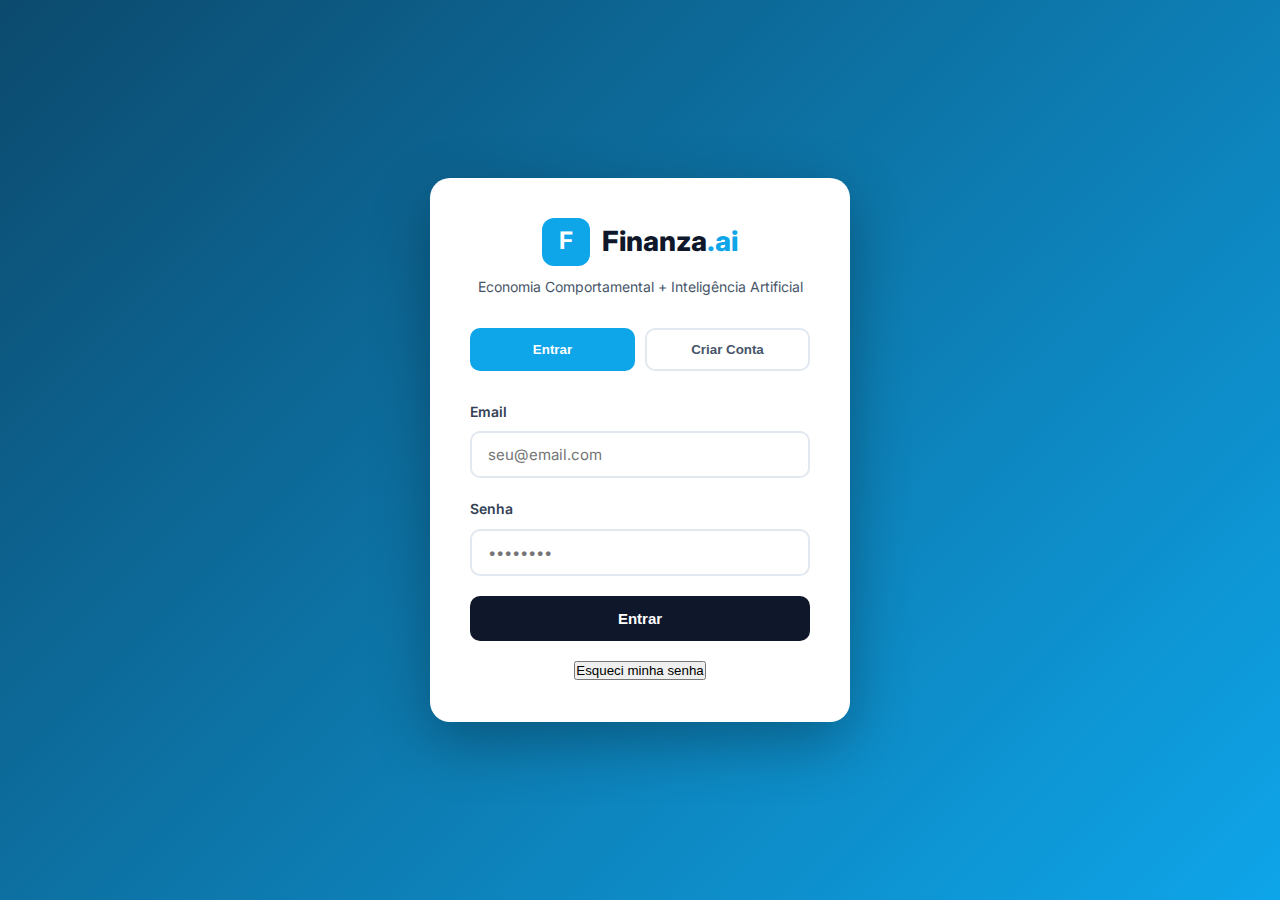
<file: templates/index.html>
<!DOCTYPE html>
<html lang="pt-BR">

<head>
    <meta charset="UTF-8">
    <meta name="viewport" content="width=device-width, initial-scale=1.0">
    <title>Finanza.ai - Gestão Financeira Inteligente</title>
    <link rel="stylesheet" href="/static/css/style.css">
    <link rel="preconnect" href="https://fonts.googleapis.com">
    <link rel="preconnect" href="https://fonts.gstatic.com" crossorigin>
    <link href="https://fonts.googleapis.com/css2?family=Inter:wght@400;500;600;700;800&display=swap" rel="stylesheet">
</head>

<body>
    <!-- Auth Screen (Login/Register) -->
    <div id="auth-screen" class="auth-container">
        <div class="auth-card">
            <div class="auth-header">
                <div class="logo-container">
                    <div class="logo-icon">F</div>
                    <h1 class="logo-text">Finanza<span class="logo-accent">.ai</span></h1>
                </div>
                <p class="auth-subtitle">Economia Comportamental + Inteligência Artificial</p>
            </div>

            <div class="auth-tabs">
                <button id="tab-login" class="tab-btn active" onclick="switchTab('login')">Entrar</button>
                <button id="tab-register" class="tab-btn" onclick="switchTab('register')">Criar Conta</button>
            </div>

            <!-- Login Form -->
            <form id="login-form" class="auth-form">
                <div class="form-group">
                    <label>Email</label>
                    <input type="email" id="login-email" required placeholder="seu@email.com">
                </div>
                <div class="form-group">
                    <label>Senha</label>
                    <input type="password" id="login-password" required placeholder="••••••••">
                </div>
                <button type="submit" class="btn-primary">Entrar</button>
                <div id="login-error" class="error-message"></div>
            </form>

            <!-- Register Form -->
            <form id="register-form" class="auth-form" style="display:none;">
                <div class="form-group">
                    <label>Email</label>
                    <input type="email" id="register-email" required placeholder="seu@email.com">
                </div>
                <div class="form-group">
                    <label>Senha</label>
                    <input type="password" id="register-password" required placeholder="••••••••">
                </div>
                <button type="submit" class="btn-primary">Criar Conta</button>
                <div id="register-error" class="error-message"></div>
            </form>

            <!-- Forgot Password Form -->
            <div id="forgot-form" class="auth-form" style="display:none;">
                <!-- Step 1: Request Code -->
                <div id="forgot-step-1">
                    <p style="color: var(--slate-400); font-size: 0.9rem; margin-bottom: 1rem;">
                        Digite seu email para receber um código de recuperação.
                    </p>
                    <div class="form-group">
                        <label>Email</label>
                        <input type="email" id="forgot-email" required placeholder="seu@email.com">
                    </div>
                    <button onclick="handleForgotRequest()" class="btn-primary">Enviar Código</button>
                </div>

                <!-- Step 2: Reset Password -->
                <div id="forgot-step-2" style="display:none;">
                    <p style="color: var(--slate-400); font-size: 0.9rem; margin-bottom: 1rem;">
                        Verifique seu email (ou console) e digite o código.
                    </p>
                    <div class="form-group">
                        <label>Código de Verificação</label>
                        <input type="text" id="forgot-code" required placeholder="123456">
                    </div>
                    <div class="form-group">
                        <label>Nova Senha</label>
                        <input type="password" id="forgot-new-password" required placeholder="••••••••">
                    </div>
                    <button onclick="handleResetSubmit()" class="btn-primary">Redefinir Senha</button>
                </div>

                <div id="forgot-error" class="error-message"></div>
                <button onclick="switchTab('login')" class="btn-text" style="margin-top: 1rem; width: 100%;">Voltar para
                    Login</button>
            </div>

            <div id="login-footer" style="margin-top: 1rem; text-align: center;">
                <button onclick="switchTab('forgot')" class="btn-text">Esqueci minha senha</button>
            </div>
        </div>
    </div>

    <!-- Main App Screen -->
    <div id="app-screen" style="display:none;">
        <!-- Header -->
        <header class="app-header">
            <div class="header-content">
                <div class="logo-container-sm">
                    <div class="logo-icon-sm">F</div>
                    <h1 class="logo-text-sm">Finanza<span class="logo-accent">.ai</span></h1>
                </div>
                <div class="header-actions">
                    <span id="user-email" class="user-email"></span>
                    <button onclick="logout()" class="btn-logout">Sair</button>
                </div>
            </div>
        </header>

        <!-- Navigation -->
        <nav class="main-nav">
            <button class="nav-btn active" onclick="showView('dashboard')" id="nav-dashboard">
                <svg class="nav-icon" fill="none" stroke="currentColor" viewBox="0 0 24 24">
                    <path stroke-linecap="round" stroke-linejoin="round" stroke-width="2"
                        d="M4 6a2 2 0 012-2h2a2 2 0 012 2v2a2 2 0 01-2 2H6a2 2 0 01-2-2V6zM14 6a2 2 0 012-2h2a2 2 0 012 2v2a2 2 0 01-2 2h-2a2 2 0 01-2-2V6zM4 16a2 2 0 012-2h2a2 2 0 012 2v2a2 2 0 01-2 2H6a2 2 0 01-2-2v-2zM14 16a2 2 0 012-2h2a2 2 0 012 2v2a2 2 0 01-2 2h-2a2 2 0 01-2-2v-2z" />
                </svg>
                Dashboard
            </button>
            <button class="nav-btn" onclick="showView('transactions')" id="nav-transactions">
                <svg class="nav-icon" fill="none" stroke="currentColor" viewBox="0 0 24 24">
                    <path stroke-linecap="round" stroke-linejoin="round" stroke-width="2" d="M12 4v16m8-8H4" />
                </svg>
                Nova Transação
            </button>
            <button class="nav-btn" onclick="showView('chat')" id="nav-chat">
                <svg class="nav-icon" fill="none" stroke="currentColor" viewBox="0 0 24 24">
                    <path stroke-linecap="round" stroke-linejoin="round" stroke-width="2"
                        d="M8 10h.01M12 10h.01M16 10h.01M9 16H5a2 2 0 01-2-2V6a2 2 0 012-2h14a2 2 0 012 2v8a2 2 0 01-2 2h-5l-5 5v-5z" />
                </svg>
                Consultor IA
            </button>
        </nav>

        <!-- Main Content -->
        <main class="main-content">
            <!-- Dashboard View -->
            <div id="view-dashboard" class="view active">
                <div class="balance-card">
                    <h2 class="balance-label">Saldo Disponível</h2>
                    <div class="balance-amount">
                        <span class="currency">R$</span>
                        <span id="balance-value">0,00</span>
                    </div>
                    <div id="break-point-alert" class="alert-box" style="display:none;">
                        <svg class="alert-icon" fill="currentColor" viewBox="0 0 20 20">
                            <path fill-rule="evenodd"
                                d="M8.257 3.099c.765-1.36 2.722-1.36 3.486 0l5.58 9.92c.75 1.334-.213 2.98-1.742 2.98H4.42c-1.53 0-2.493-1.646-1.743-2.98l5.58-9.92zM11 13a1 1 0 11-2 0 1 1 0 012 0zm-1-8a1 1 0 00-1 1v3a1 1 0 002 0V6a1 1 0 00-1-1z"
                                clip-rule="evenodd" />
                        </svg>
                        <div>
                            <strong id="break-point-title"></strong>
                            <p id="break-point-message"></p>
                        </div>
                    </div>
                </div>

                <div class="stats-grid">
                    <div class="stat-card">
                        <h3>Receitas do Mês</h3>
                        <p class="stat-value income" id="monthly-income">R$ 0,00</p>
                    </div>
                    <div class="stat-card">
                        <h3>Despesas do Mês</h3>
                        <p class="stat-value expense" id="monthly-expenses">R$ 0,00</p>
                    </div>
                </div>

                <div class="transactions-list">
                    <h3>Últimas Transações</h3>
                    <div id="recent-transactions"></div>
                </div>
            </div>

            <!-- Transaction Form View -->
            <div id="view-transactions" class="view">
                <div class="form-card">
                    <h2>Nova Transação</h2>
                    <form id="transaction-form">
                        <div class="type-selector">
                            <button type="button" class="type-btn expense active" onclick="selectType('expense')">
                                Despesa
                            </button>
                            <button type="button" class="type-btn income" onclick="selectType('income')">
                                Receita
                            </button>
                        </div>
                        <input type="hidden" id="tx-type" value="expense">

                        <div class="form-group">
                            <label>Valor (R$)</label>
                            <input type="number" step="0.01" id="tx-amount" required placeholder="0.00">
                        </div>

                        <div class="form-group">
                            <label>Categoria</label>
                            <select id="tx-category" required>
                                <option>Alimentação</option>
                                <option>Moradia</option>
                                <option>Transporte</option>
                                <option>Saúde</option>
                                <option>Lazer</option>
                                <option>Outros</option>
                            </select>
                        </div>

                        <button type="submit" class="btn-primary">Salvar Transação</button>
                    </form>
                </div>
            </div>

            <!-- Chat View -->
            <div id="view-chat" class="view">
                <div class="chat-container">
                    <div class="chat-header">
                        <div class="chat-avatar">🤖</div>
                        <div>
                            <h3>Finanza AI</h3>
                            <p>Consultor Financeiro Comportamental</p>
                        </div>
                    </div>
                    <div id="chat-messages" class="chat-messages"></div>
                    <form id="chat-form" class="chat-input-container">
                        <input type="text" id="chat-input" placeholder="Pergunte sobre suas finanças..." required>
                        <button type="submit" class="btn-send">
                            <svg fill="currentColor" viewBox="0 0 24 24">
                                <path
                                    d="M3.478 2.405a.75.75 0 00-.926.94l2.432 7.905H13.5a.75.75 0 010 1.5H4.984l-2.432 7.905a.75.75 0 00.926.94 60.519 60.519 0 0018.445-8.986.75.75 0 000-1.218A60.517 60.517 0 003.478 2.405z" />
                            </svg>
                        </button>
                    </form>
                </div>
            </div>
        </main>
    </div>

    <script src="/static/js/app.js"></script>
</body>

</html>
</file>
<file: static/css/style.css>
/* ============================================================
   Finanza.ai - Stylesheet
   Design: Modern, Clean, Premium
============================================================ */

* {
    margin: 0;
    padding: 0;
    box-sizing: border-box;
}

:root {
    --brand-primary: #0ea5e9;
    --brand-dark: #0284c7;
    --brand-darker: #0c4a6e;
    --danger: #ef4444;
    --danger-dark: #dc2626;
    --success: #10b981;
    --warning: #f59e0b;
    --slate-50: #f8fafc;
    --slate-100: #f1f5f9;
    --slate-200: #e2e8f0;
    --slate-300: #cbd5e1;
    --slate-600: #475569;
    --slate-700: #334155;
    --slate-800: #1e293b;
    --slate-900: #0f172a;
}

body {
    font-family: 'Inter', -apple-system, BlinkMacSystemFont, 'Segoe UI', sans-serif;
    background: var(--slate-50);
    color: var(--slate-800);
    line-height: 1.6;
}

/* ============================================================
   AUTH SCREEN
============================================================ */

.auth-container {
    min-height: 100vh;
    display: flex;
    align-items: center;
    justify-content: center;
    background: linear-gradient(135deg, var(--brand-darker) 0%, var(--brand-primary) 100%);
    padding: 20px;
}

.auth-card {
    background: white;
    border-radius: 20px;
    padding: 40px;
    width: 100%;
    max-width: 420px;
    box-shadow: 0 20px 60px rgba(0,0,0,0.3);
}

.auth-header {
    text-align: center;
    margin-bottom: 30px;
}

.logo-container {
    display: flex;
    align-items: center;
    justify-content: center;
    gap: 12px;
    margin-bottom: 10px;
}

.logo-icon {
    width: 48px;
    height: 48px;
    background: var(--brand-primary);
    border-radius: 12px;
    display: flex;
    align-items: center;
    justify-content: center;
    color: white;
    font-size: 24px;
    font-weight: bold;
}

.logo-text {
    font-size: 28px;
    font-weight: 800;
    color: var(--slate-900);
}

.logo-accent {
    color: var(--brand-primary);
}

.auth-subtitle {
    color: var(--slate-600);
    font-size: 14px;
}

.auth-tabs {
    display: grid;
    grid-template-columns: 1fr 1fr;
    gap: 10px;
    margin-bottom: 30px;
}

.tab-btn {
    padding: 12px;
    border: 2px solid var(--slate-200);
    background: white;
    border-radius: 10px;
    font-weight: 600;
    color: var(--slate-600);
    cursor: pointer;
    transition: all 0.2s;
}

.tab-btn.active {
    background: var(--brand-primary);
    border-color: var(--brand-primary);
    color: white;
}

.auth-form {
    display: flex;
    flex-direction: column;
    gap: 20px;
}

.form-group {
    display: flex;
    flex-direction: column;
    gap: 8px;
}

.form-group label {
    font-weight: 600;
    font-size: 14px;
    color: var(--slate-700);
}

.form-group input,
.form-group select {
    padding: 12px 16px;
    border: 2px solid var(--slate-200);
    border-radius: 10px;
    font-size: 15px;
    font-family: inherit;
    transition: all 0.2s;
}

.form-group input:focus,
.form-group select:focus {
    outline: none;
    border-color: var(--brand-primary);
    box-shadow: 0 0 0 3px rgba(14, 165, 233, 0.1);
}

.btn-primary {
    padding: 14px;
    background: var(--slate-900);
    color: white;
    border: none;
    border-radius: 10px;
    font-weight: 700;
    font-size: 15px;
    cursor: pointer;
    transition: all 0.2s;
}

.btn-primary:hover {
    background: var(--slate-800);
    transform: translateY(-1px);
    box-shadow: 0 4px 12px rgba(0,0,0,0.15);
}

.btn-primary:active {
    transform: translateY(0);
}

.error-message {
    color: var(--danger);
    font-size: 14px;
    padding: 10px;
    background: #fee2e2;
    border-radius: 8px;
    display: none;
}

.error-message.show {
    display: block;
}

/* ============================================================
   APP SCREEN
============================================================ */

.app-header {
    background: white;
    border-bottom: 1px solid var(--slate-200);
    padding: 0;
    position: sticky;
    top: 0;
    z-index: 100;
}

.header-content {
    max-width: 1200px;
    margin: 0 auto;
    padding: 16px 24px;
    display: flex;
    justify-content: space-between;
    align-items: center;
}

.logo-container-sm {
    display: flex;
    align-items: center;
    gap: 10px;
}

.logo-icon-sm {
    width: 32px;
    height: 32px;
    background: var(--brand-primary);
    border-radius: 8px;
    display: flex;
    align-items: center;
    justify-content: center;
    color: white;
    font-size: 18px;
    font-weight: bold;
}

.logo-text-sm {
    font-size: 18px;
    font-weight: 800;
    color: var(--slate-900);
}

.header-actions {
    display: flex;
    align-items: center;
    gap: 16px;
}

.user-email {
    font-size: 14px;
    color: var(--slate-600);
    font-weight: 500;
}

.btn-logout {
    padding: 8px 16px;
    background: var(--slate-100);
    color: var(--slate-700);
    border: none;
    border-radius: 8px;
    font-weight: 600;
    font-size: 14px;
    cursor: pointer;
    transition: all 0.2s;
}

.btn-logout:hover {
    background: var(--slate-200);
}

.main-nav {
    background: white;
    border-bottom: 1px solid var(--slate-200);
    padding: 0;
}

.main-nav {
    max-width: 1200px;
    margin: 0 auto;
    padding: 12px 24px;
    display: flex;
    gap: 12px;
}

.nav-btn {
    display: flex;
    align-items: center;
    gap: 8px;
    padding: 10px 20px;
    background: transparent;
    border: none;
    border-radius: 10px;
    color: var(--slate-600);
    font-weight: 600;
    font-size: 14px;
    cursor: pointer;
    transition: all 0.2s;
}

.nav-btn:hover {
    background: var(--slate-100);
    color: var(--slate-900);
}

.nav-btn.active {
    background: var(--brand-primary);
    color: white;
}

.nav-icon {
    width: 20px;
    height: 20px;
}

.main-content {
    max-width: 1200px;
    margin: 0 auto;
    padding: 32px 24px;
}

.view {
    display: none;
}

.view.active {
    display: block;
    animation: fadeIn 0.3s ease;
}

@keyframes fadeIn {
    from { opacity: 0; transform: translateY(10px); }
    to { opacity: 1; transform: translateY(0); }
}

/* ============================================================
   DASHBOARD
============================================================ */

.balance-card {
    background: var(--slate-900);
    color: white;
    padding: 32px;
    border-radius: 20px;
    margin-bottom: 24px;
    position: relative;
    overflow: hidden;
}

.balance-card::before {
    content: '';
    position: absolute;
    top: -50%;
    right: -10%;
    width: 200px;
    height: 200px;
    background: rgba(255,255,255,0.05);
    border-radius: 50%;
    filter: blur(60px);
}

.balance-label {
    font-size: 14px;
    font-weight: 600;
    text-transform: uppercase;
    color: var(--slate-400);
    letter-spacing: 1px;
    margin-bottom: 8px;
}

.balance-amount {
    display: flex;
    align-items: baseline;
    gap: 8px;
    margin-bottom: 16px;
}

.currency {
    font-size: 18px;
    color: var(--slate-400);
}

#balance-value {
    font-size: 48px;
    font-weight: 800;
}

.alert-box {
    background: rgba(251, 191, 36, 0.15);
    border: 1px solid rgba(251, 191, 36, 0.3);
    border-radius: 12px;
    padding: 16px;
    display: flex;
    gap: 12px;
    align-items: flex-start;
    color: #fbbf24;
}

.alert-icon {
    width: 24px;
    height: 24px;
    flex-shrink: 0;
}

.alert-box strong {
    display: block;
    margin-bottom: 4px;
}

.alert-box p {
    font-size: 13px;
    opacity: 0.9;
}

.stats-grid {
    display: grid;
    grid-template-columns: repeat(auto-fit, minmax(250px, 1fr));
    gap: 20px;
    margin-bottom: 32px;
}

.stat-card {
    background: white;
    padding: 24px;
    border-radius: 16px;
    border: 1px solid var(--slate-200);
}

.stat-card h3 {
    font-size: 14px;
    font-weight: 600;
    color: var(--slate-600);
    margin-bottom: 12px;
}

.stat-value {
    font-size: 32px;
    font-weight: 800;
}

.stat-value.income {
    color: var(--success);
}

.stat-value.expense {
    color: var(--danger);
}

.transactions-list {
    background: white;
    padding: 24px;
    border-radius: 16px;
    border: 1px solid var(--slate-200);
}

.transactions-list h3 {
    margin-bottom: 20px;
    font-size: 18px;
}

.transaction-item {
    display: flex;
    justify-content: space-between;
    align-items: center;
    padding: 16px;
    border-radius: 12px;
    margin-bottom: 8px;
    transition: all 0.2s;
}

.transaction-item:hover {
    background: var(--slate-50);
}

.transaction-info {
    display: flex;
    flex-direction: column;
    gap: 4px;
}

.transaction-category {
    font-weight: 600;
    color: var(--slate-800);
}

.transaction-date {
    font-size: 12px;
    color: var(--slate-500);
}

.transaction-amount {
    font-size: 18px;
    font-weight: 700;
}

.transaction-amount.income {
    color: var(--success);
}

.transaction-amount.expense {
    color: var(--danger);
}

/* ============================================================
   TRANSACTION FORM
============================================================ */

.form-card {
    background: white;
    padding: 32px;
    border-radius: 20px;
    border: 1px solid var(--slate-200);
    max-width: 500px;
}

.form-card h2 {
    margin-bottom: 24px;
}

.type-selector {
    display: grid;
    grid-template-columns: 1fr 1fr;
    gap: 12px;
    margin-bottom: 24px;
}

.type-btn {
    padding: 14px;
    border: 2px solid var(--slate-200);
    border-radius: 12px;
    font-weight: 700;
    font-size: 15px;
    cursor: pointer;
    transition: all 0.2s;
}

.type-btn.expense {
    background: white;
    color: var(--slate-700);
}

.type-btn.expense.active {
    background: #fee2e2;
    border-color: var(--danger);
    color: var(--danger);
}

.type-btn.income {
    background: white;
    color: var(--slate-700);
}

.type-btn.income.active {
    background: #d1fae5;
    border-color: var(--success);
    color: var(--success);
}

/* ============================================================
   CHAT
============================================================ */

.chat-container {
    background: white;
    border-radius: 20px;
    border: 1px solid var(--slate-200);
    height: 600px;
    display: flex;
    flex-direction: column;
}

.chat-header {
    padding: 20px;
    border-bottom: 1px solid var(--slate-200);
    display: flex;
    align-items: center;
    gap: 12px;
    background: var(--brand-primary);
    color: white;
    border-radius: 20px 20px 0 0;
}

.chat-avatar {
    width: 48px;
    height: 48px;
    background: rgba(255,255,255,0.2);
    border-radius: 50%;
    display: flex;
    align-items: center;
    justify-content: center;
    font-size: 24px;
}

.chat-header h3 {
    font-size: 16px;
    margin-bottom: 2px;
}

.chat-header p {
    font-size: 12px;
    opacity: 0.9;
}

.chat-messages {
    flex: 1;
    overflow-y: auto;
    padding: 20px;
    display: flex;
    flex-direction: column;
    gap: 16px;
    background: var(--slate-50);
}

.message {
    display: flex;
    gap: 12px;
    max-width: 80%;
    animation: slideIn 0.3s ease;
}

@keyframes slideIn {
    from { opacity: 0; transform: translateY(10px); }
    to { opacity: 1; transform: translateY(0); }
}

.message.user {
    align-self: flex-end;
    flex-direction: row-reverse;
}

.message-bubble {
    padding: 12px 16px;
    border-radius: 16px;
    font-size: 14px;
    line-height: 1.5;
}

.message.model .message-bubble {
    background: white;
    border: 1px solid var(--slate-200);
    color: var(--slate-800);
    border-bottom-left-radius: 4px;
}

.message.user .message-bubble {
    background: var(--brand-primary);
    color: white;
    border-bottom-right-radius: 4px;
}

.chat-input-container {
    padding: 16px;
    border-top: 1px solid var(--slate-200);
    display: flex;
    gap: 12px;
}

#chat-input {
    flex: 1;
    padding: 12px 16px;
    border: 2px solid var(--slate-200);
    border-radius: 12px;
    font-family: inherit;
    font-size: 14px;
}

#chat-input:focus {
    outline: none;
    border-color: var(--brand-primary);
}

.btn-send {
    width: 48px;
    height: 48px;
    background: var(--brand-primary);
    border: none;
    border-radius: 12px;
    color: white;
    cursor: pointer;
    transition: all 0.2s;
    display: flex;
    align-items: center;
    justify-content: center;
}

.btn-send:hover {
    background: var(--brand-dark);
    transform: translateY(-2px);
}

.btn-send svg {
    width: 20px;
    height: 20px;
}

.typing-indicator {
    display: flex;
    gap: 4px;
    padding: 12px 16px;
}

.typing-dot {
    width: 8px;
    height: 8px;
    background: var(--slate-400);
    border-radius: 50%;
    animation: typing 1.4s infinite;
}

.typing-dot:nth-child(2) {
    animation-delay: 0.2s;
}

.typing-dot:nth-child(3) {
    animation-delay: 0.4s;
}

@keyframes typing {
    0%, 60%, 100% { transform: translateY(0); }
    30% { transform: translateY(-10px); }
}

/* ============================================================
   RESPONSIVE
============================================================ */

@media (max-width: 768px) {
    .header-content,
    .main-nav,
    .main-content {
        padding-left: 16px;
        padding-right: 16px;
    }

    .balance-amount #balance-value {
        font-size: 36px;
    }

    .user-email {
        display: none;
    }

    .nav-btn span {
        display: none;
    }

    .message {
        max-width: 90%;
    }
}
</file>
